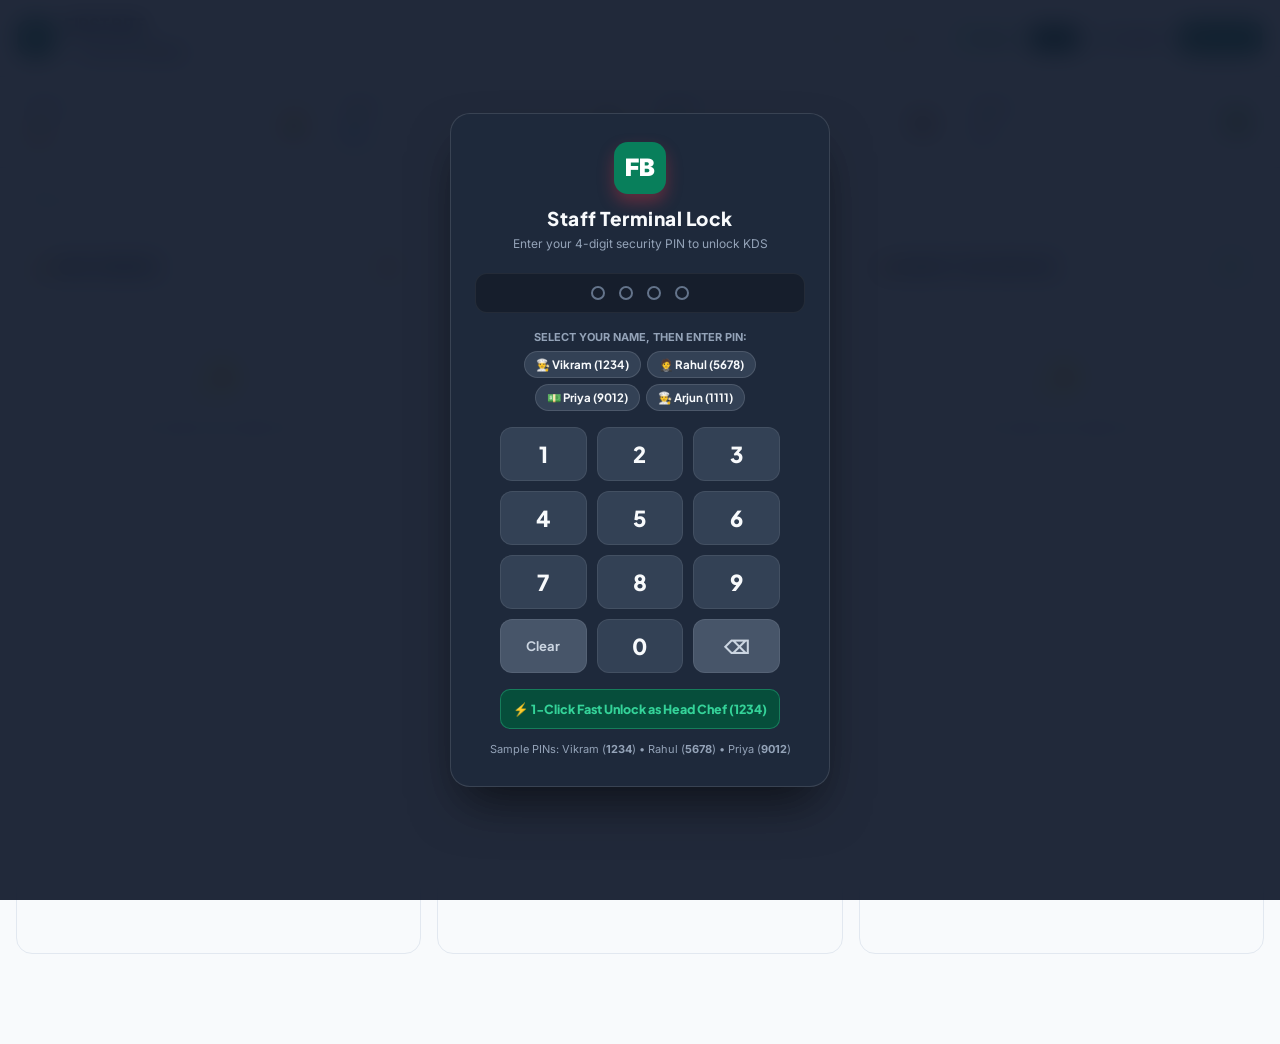
<file: staff.html>
<!DOCTYPE html>
<html lang="en">
<head>
    <meta charset="UTF-8">
    <meta name="viewport" content="width=device-width, initial-scale=1.0, maximum-scale=1.0, user-scalable=no">
    <title>First Bite — Kitchen & Staff Terminal</title>
    <!-- Favicon -->
    <link rel="icon" type="image/svg+xml" href="favicon.svg">
    <link rel="alternate icon" href="favicon.svg">

    <link rel="stylesheet" href="css/common.css">
    <link rel="stylesheet" href="css/staff.css">
</head>
<body class="staff-body">

    <!-- ─── TOP NAVBAR ─────────────────────────────────────── -->
    <header class="staff-navbar">
        <div class="staff-brand">
            <div class="staff-logo-icon">FB</div>
            <div>
                <h1 class="staff-title">FIRST BITE</h1>
                <span class="staff-role-badge">Kitchen Terminal</span>
            </div>
        </div>

        <div class="staff-nav-actions">
            <div class="staff-session-pill" id="staff-session-pill" style="display:flex;align-items:center;gap:6px;background:rgba(255,255,255,0.08);border:1px solid rgba(255,255,255,0.15);padding:4px 10px;border-radius:20px;font-size:11px;font-weight:700;color:#F8FAFC;">
                <span id="staff-session-icon">👨‍🍳</span>
                <span id="staff-session-name">Staff</span>
                <button type="button" id="staff-lock-btn" onclick="window.staffApp.lockTerminal()" title="Lock Terminal / Switch Staff" style="background:none;border:none;cursor:pointer;color:#F87171;font-size:11px;font-weight:700;padding:2px 4px;margin-left:2px;">🔒 Lock</button>
            </div>
            <button class="kitchen-status-btn" id="kitchen-status-btn" title="Toggle Kitchen Accepting Orders">
                <span class="status-indicator-dot" id="kitchen-status-dot"></span>
                <span id="kitchen-status-text">Open</span>
            </button>
            <div class="realtime-pill" style="background:#064E3B;color:#6EE7B7;border:1px solid #047857;font-size:10px;padding:4px 8px;">
                <span class="pulse-dot" style="width:6px;height:6px;"></span>
                <span class="btn-label">Live</span>
            </div>
            <button class="sound-toggle-btn" id="sound-toggle-btn" title="Toggle sound">
                🔊 <span class="btn-label">Sound</span>
            </button>
            <button class="menu-stock-btn" id="open-stock-btn" title="Item Stock Control">
                📋 <span class="btn-label">Stock</span>
            </button>
        </div>
    </header>

    <!-- ─── LIVE STATS BAR ─────────────────────────────────── -->
    <section class="staff-stats-bar">
        <div class="stat-pill-card">
            <div>
                <div class="stat-pill-label">New</div>
                <div class="stat-pill-count accent-new" id="stat-count-new">0</div>
            </div>
            <span style="font-size:20px;">🔔</span>
        </div>
        <div class="stat-pill-card">
            <div>
                <div class="stat-pill-label">Prep</div>
                <div class="stat-pill-count accent-prep" id="stat-count-prep">0</div>
            </div>
            <span style="font-size:20px;">👨‍🍳</span>
        </div>
        <div class="stat-pill-card">
            <div>
                <div class="stat-pill-label">Ready</div>
                <div class="stat-pill-count accent-ready" id="stat-count-ready">0</div>
            </div>
            <span style="font-size:20px;">📦</span>
        </div>
        <div class="stat-pill-card">
            <div>
                <div class="stat-pill-label">Done</div>
                <div class="stat-pill-count" id="stat-count-served" style="color:#94A3B8;">0</div>
            </div>
            <span style="font-size:20px;">✅</span>
        </div>
    </section>

    <!-- ─── SEARCH ─────────────────────────────────────────── -->
    <div class="staff-search-bar">
        <input type="text" id="staff-search-input" placeholder="🔍 Search order #, customer, table...">
    </div>

    <!-- ─── MOBILE COLUMN VIEWS ────────────────────────────── -->
    <!-- NEW ORDERS column -->
    <section class="staff-column-view col-new active" id="view-new" data-col="new">
        <div class="column-header">
            <span class="column-title">🔔 New Orders</span>
            <span class="col-count-badge" id="col-badge-new">0</span>
        </div>
        <div id="mobile-list-new">
            <!-- injected -->
        </div>
    </section>

    <!-- PREPARING column -->
    <section class="staff-column-view col-prep" id="view-preparing" data-col="preparing">
        <div class="column-header">
            <span class="column-title">👨‍🍳 Preparing</span>
            <span class="col-count-badge" id="col-badge-prep">0</span>
        </div>
        <div id="mobile-list-prep">
            <!-- injected -->
        </div>
    </section>

    <!-- READY column -->
    <section class="staff-column-view col-ready" id="view-ready" data-col="ready">
        <div class="column-header">
            <span class="column-title">📦 Ready</span>
            <span class="col-count-badge" id="col-badge-ready">0</span>
        </div>
        <div id="mobile-list-ready">
            <!-- injected -->
        </div>
    </section>

    <!-- HISTORY column -->
    <section class="staff-column-view col-history" id="view-history" data-col="history">
        <div class="column-header">
            <span class="column-title">📜 Order History</span>
            <span class="col-count-badge" id="col-badge-history" style="background:rgba(167,139,250,0.15);color:#A78BFA;">0</span>
        </div>
        <div id="mobile-list-history">
            <!-- injected -->
        </div>
    </section>

    <!-- ─── DESKTOP 3-COLUMN KANBAN (≥900px) ──────────────── -->
    <div class="staff-desktop-kanban" id="desktop-kanban">
        <div class="kanban-col col-new">
            <div class="kanban-header">
                <span class="kanban-title">🔔 New Orders</span>
                <span style="background:rgba(245,158,11,0.15);color:#F59E0B;font-weight:800;padding:3px 10px;border-radius:20px;font-size:12px;" id="kanban-badge-new">0</span>
            </div>
            <div class="kanban-cards-list" id="kanban-list-new"></div>
        </div>
        <div class="kanban-col col-prep">
            <div class="kanban-header">
                <span class="kanban-title">👨‍🍳 Preparing</span>
                <span style="background:rgba(56,189,248,0.15);color:#38BDF8;font-weight:800;padding:3px 10px;border-radius:20px;font-size:12px;" id="kanban-badge-prep">0</span>
            </div>
            <div class="kanban-cards-list" id="kanban-list-prep"></div>
        </div>
        <div class="kanban-col col-ready">
            <div class="kanban-header">
                <span class="kanban-title">📦 Ready for Service</span>
                <span style="background:rgba(74,222,128,0.15);color:#4ADE80;font-weight:800;padding:3px 10px;border-radius:20px;font-size:12px;" id="kanban-badge-ready">0</span>
            </div>
            <div class="kanban-cards-list" id="kanban-list-ready-desk"></div>
        </div>
    </div>

    <!-- ─── MOBILE BOTTOM NAVIGATION ─────────────────────── -->
    <nav class="staff-bottom-nav">
        <button class="staff-nav-tab active" data-tab="new">
            <span class="nav-tab-icon">🔔</span>
            <span>New</span>
            <span class="tab-badge-dot" id="badge-new-tab">0</span>
        </button>
        <button class="staff-nav-tab" data-tab="preparing">
            <span class="nav-tab-icon">👨‍🍳</span>
            <span>Prep</span>
            <span class="tab-badge-dot" id="badge-prep-tab" style="display:none;">0</span>
        </button>
        <button class="staff-nav-tab" data-tab="ready">
            <span class="nav-tab-icon">📦</span>
            <span>Ready</span>
            <span class="tab-badge-dot" id="badge-ready-tab" style="display:none;">0</span>
        </button>
        <button class="staff-nav-tab" data-tab="history">
            <span class="nav-tab-icon">📜</span>
            <span>History</span>
        </button>
    </nav>

    <!-- ─── MENU STOCK MODAL (WHITE THEME) ─────────────────── -->
    <div class="modal-overlay" id="menu-stock-modal">
        <div class="modal-card" style="background:#FFFFFF;border:1px solid #E2E8F0;color:#0F172A;max-width:500px;box-shadow:0 10px 25px rgba(0,0,0,0.1);">
            <div class="flex-between" style="padding:18px 22px;border-bottom:1px solid #E2E8F0;">
                <div>
                    <h3 style="font-size:16px;font-weight:800;color:#0F172A;">Item Stock (86'd Control)</h3>
                    <p style="font-size:12px;color:#64748B;margin-top:3px;">Toggle off to immediately mark an item Out of Stock for customers</p>
                </div>
                <button class="sound-toggle-btn" id="stock-modal-close-btn" style="width:32px;height:32px;border-radius:50%;padding:0;justify-content:center;">✕</button>
            </div>
            <div style="padding:16px 22px;max-height:65vh;overflow-y:auto;">
                <div class="stock-toggle-list" id="stock-items-list"></div>
            </div>
        </div>
    </div>

    <!-- ─── CANCEL ORDER CONFIRMATION MODAL ────────────────── -->
    <div class="modal-overlay" id="cancel-order-modal">
        <div class="modal-card" style="background:#FFFFFF;border:1px solid #E2E8F0;color:#0F172A;max-width:440px;box-shadow:0 12px 30px rgba(0,0,0,0.12);">
            <div class="flex-between" style="padding:18px 22px;border-bottom:1px solid #E2E8F0;">
                <div>
                    <h3 style="font-size:17px;font-weight:800;color:#DC2626;">Cancel / Decline Order</h3>
                    <p style="font-size:12px;color:#64748B;margin-top:2px;">Order <span id="cancel-modal-ordernum" style="font-weight:800;color:#0F172A;"></span></p>
                </div>
                <button class="sound-toggle-btn" id="cancel-modal-close-btn" style="width:32px;height:32px;border-radius:50%;padding:0;justify-content:center;">✕</button>
            </div>
            <div style="padding:18px 22px;">
                <label style="font-size:12.5px;font-weight:700;color:#475569;display:block;margin-bottom:8px;">Reason for Cancellation:</label>
                <select id="cancel-reason-select" style="width:100%;margin-bottom:12px;padding:10px 12px;border-radius:8px;border:1.5px solid #CBD5E1;font-size:13.5px;background:#FFF;color:#0F172A;">
                    <option value="Item(s) out of stock">Item(s) out of stock / 86'd</option>
                    <option value="Kitchen too busy / Long wait time">Kitchen too busy / Long wait time</option>
                    <option value="Customer requested cancellation">Customer requested cancellation</option>
                    <option value="Restaurant closing soon">Restaurant closing soon</option>
                    <option value="Duplicate order">Duplicate order</option>
                    <option value="Other reason">Other reason</option>
                </select>
                <input type="text" id="cancel-custom-reason" placeholder="Optional details (e.g. out of burger buns)..." style="width:100%;padding:10px 12px;border-radius:8px;border:1.5px solid #CBD5E1;font-size:13.5px;margin-bottom:18px;background:#FFF;color:#0F172A;">

                <div style="display:flex;gap:10px;">
                    <button class="btn-secondary" id="cancel-modal-back-btn" style="flex:1;height:42px;">Keep Order</button>
                    <button class="btn-primary" id="cancel-modal-confirm-btn" style="flex:1.2;height:42px;background:#DC2626;border-color:#DC2626;">Confirm Cancel ✕</button>
                </div>
            </div>
        </div>
    </div>

    <!-- ════════════════════════════════════════════════════════════
         STAFF TERMINAL PIN KEYPAD OVERLAY (POS-Style)
    ════════════════════════════════════════════════════════════════ -->
    <div class="modal-overlay" id="staff-pin-overlay" style="display:none;z-index:9999;backdrop-filter:blur(12px);background:rgba(15,23,42,0.92);align-items:center;justify-content:center;padding:16px;">
        <div class="modal-card" style="max-width:380px;width:100%;border-radius:20px;padding:28px 24px;background:#1E293B;border:1px solid rgba(255,255,255,0.12);box-shadow:0 25px 50px -12px rgba(0,0,0,0.6);color:#FFF;">
            <div style="text-align:center;margin-bottom:20px;">
                <div style="width:52px;height:52px;background:var(--primary);color:#FFF;border-radius:14px;display:flex;align-items:center;justify-content:center;font-size:24px;font-weight:900;margin:0 auto 10px;box-shadow:0 8px 16px rgba(226,55,68,0.35);">FB</div>
                <h2 style="font-size:19px;font-weight:800;letter-spacing:0.5px;color:#F8FAFC;margin-bottom:2px;">Staff Terminal Lock</h2>
                <p style="font-size:12px;color:#94A3B8;">Enter your 4-digit security PIN to unlock KDS</p>
            </div>

            <!-- PIN Dots Indicator -->
            <div style="display:flex;justify-content:center;align-items:center;gap:14px;margin-bottom:16px;padding:12px;background:rgba(0,0,0,0.25);border-radius:12px;border:1px solid rgba(255,255,255,0.06);" id="pin-indicator-box">
                <span class="pin-dot" id="pindot-0" style="width:14px;height:14px;border-radius:50%;border:2px solid #64748B;background:transparent;transition:all .15s;"></span>
                <span class="pin-dot" id="pindot-1" style="width:14px;height:14px;border-radius:50%;border:2px solid #64748B;background:transparent;transition:all .15s;"></span>
                <span class="pin-dot" id="pindot-2" style="width:14px;height:14px;border-radius:50%;border:2px solid #64748B;background:transparent;transition:all .15s;"></span>
                <span class="pin-dot" id="pindot-3" style="width:14px;height:14px;border-radius:50%;border:2px solid #64748B;background:transparent;transition:all .15s;"></span>
            </div>

            <div id="pin-error-msg" style="display:none;color:#F87171;font-size:12px;font-weight:700;text-align:center;margin-bottom:12px;background:rgba(220,38,38,0.15);padding:6px;border-radius:8px;border:1px solid rgba(248,113,113,0.3);">
                Incorrect 4-digit PIN — please try again
            </div>

            <!-- Staff hint shown when a chip is selected -->
            <div id="pin-staff-hint" style="display:none;color:#34D399;font-size:12px;font-weight:700;text-align:center;margin-bottom:10px;background:rgba(16,185,129,0.12);padding:7px 10px;border-radius:8px;border:1px solid rgba(52,211,153,0.3);">
            </div>

            <!-- Quick Staff Selector Chips -->
            <div style="margin-bottom:16px;">
                <div style="font-size:11px;font-weight:700;color:#94A3B8;text-transform:uppercase;margin-bottom:6px;text-align:center;">Select Your Name, Then Enter PIN:</div>
                <div id="quick-staff-chips" style="display:flex;flex-wrap:wrap;gap:6px;justify-content:center;">
                    <!-- dynamic staff buttons -->
                </div>
            </div>

            <!-- Touch Numeric Keypad -->
            <div style="display:grid;grid-template-columns:repeat(3, 1fr);gap:10px;max-width:280px;margin:0 auto 16px;">
                <button type="button" class="pin-key-btn" data-num="1" onclick="window.staffApp.handlePinDigit('1')" style="height:54px;font-size:22px;font-weight:800;border-radius:12px;background:#334155;color:#F8FAFC;border:1px solid rgba(255,255,255,0.08);cursor:pointer;">1</button>
                <button type="button" class="pin-key-btn" data-num="2" onclick="window.staffApp.handlePinDigit('2')" style="height:54px;font-size:22px;font-weight:800;border-radius:12px;background:#334155;color:#F8FAFC;border:1px solid rgba(255,255,255,0.08);cursor:pointer;">2</button>
                <button type="button" class="pin-key-btn" data-num="3" onclick="window.staffApp.handlePinDigit('3')" style="height:54px;font-size:22px;font-weight:800;border-radius:12px;background:#334155;color:#F8FAFC;border:1px solid rgba(255,255,255,0.08);cursor:pointer;">3</button>
                <button type="button" class="pin-key-btn" data-num="4" onclick="window.staffApp.handlePinDigit('4')" style="height:54px;font-size:22px;font-weight:800;border-radius:12px;background:#334155;color:#F8FAFC;border:1px solid rgba(255,255,255,0.08);cursor:pointer;">4</button>
                <button type="button" class="pin-key-btn" data-num="5" onclick="window.staffApp.handlePinDigit('5')" style="height:54px;font-size:22px;font-weight:800;border-radius:12px;background:#334155;color:#F8FAFC;border:1px solid rgba(255,255,255,0.08);cursor:pointer;">5</button>
                <button type="button" class="pin-key-btn" data-num="6" onclick="window.staffApp.handlePinDigit('6')" style="height:54px;font-size:22px;font-weight:800;border-radius:12px;background:#334155;color:#F8FAFC;border:1px solid rgba(255,255,255,0.08);cursor:pointer;">6</button>
                <button type="button" class="pin-key-btn" data-num="7" onclick="window.staffApp.handlePinDigit('7')" style="height:54px;font-size:22px;font-weight:800;border-radius:12px;background:#334155;color:#F8FAFC;border:1px solid rgba(255,255,255,0.08);cursor:pointer;">7</button>
                <button type="button" class="pin-key-btn" data-num="8" onclick="window.staffApp.handlePinDigit('8')" style="height:54px;font-size:22px;font-weight:800;border-radius:12px;background:#334155;color:#F8FAFC;border:1px solid rgba(255,255,255,0.08);cursor:pointer;">8</button>
                <button type="button" class="pin-key-btn" data-num="9" onclick="window.staffApp.handlePinDigit('9')" style="height:54px;font-size:22px;font-weight:800;border-radius:12px;background:#334155;color:#F8FAFC;border:1px solid rgba(255,255,255,0.08);cursor:pointer;">9</button>
                <button type="button" class="pin-key-btn" id="pin-clear-btn" onclick="window.staffApp.clearPin()" style="height:54px;font-size:13px;font-weight:700;border-radius:12px;background:#475569;color:#CBD5E1;border:1px solid rgba(255,255,255,0.08);cursor:pointer;">Clear</button>
                <button type="button" class="pin-key-btn" data-num="0" onclick="window.staffApp.handlePinDigit('0')" style="height:54px;font-size:22px;font-weight:800;border-radius:12px;background:#334155;color:#F8FAFC;border:1px solid rgba(255,255,255,0.08);cursor:pointer;">0</button>
                <button type="button" class="pin-key-btn" id="pin-backspace-btn" onclick="window.staffApp.backspacePin()" style="height:54px;font-size:18px;font-weight:700;border-radius:12px;background:#475569;color:#CBD5E1;border:1px solid rgba(255,255,255,0.08);cursor:pointer;">⌫</button>
            </div>

            <!-- 1-Click Fast Unlock for Pitch & Demo Access -->
            <button type="button" id="staff-fast-unlock-btn" onclick="window.staffApp.fastUnlockStaff('1234')" style="width:100%;max-width:280px;margin:0 auto 12px;display:flex;align-items:center;justify-content:center;gap:6px;height:40px;font-size:12.5px;font-weight:800;border-radius:10px;background:#064E3B;color:#34D399;border:1px solid rgba(52,211,153,0.35);cursor:pointer;transition:all .15s;">
                ⚡ 1-Click Fast Unlock as Head Chef (1234)
            </button>

            <div style="text-align:center;font-size:11px;color:#94A3B8;">
                Sample PINs: Vikram (<b>1234</b>) • Rahul (<b>5678</b>) • Priya (<b>9012</b>)
            </div>
        </div>
    </div>

    <script src="js/supabase-sdk.min.js"></script>
    <script>if(!window.supabase){document.write('<script src="https://cdn.jsdelivr.net/npm/@supabase/supabase-js@2"><\/script>')}</script>
    <script src="js/sound-effects.js?v=3.0"></script>
    <script src="js/supabase-client.js?v=3.0"></script>
    <script src="js/common.js?v=3.0"></script>
    <script src="js/staff.js?v=3.0"></script>
</body>
</html>
</file>
<file: css/common.css>
/* ==========================================================
   FIRST BITE — DESIGN SYSTEM & COMMON STYLES
   Theme: Premium White + Deep Emerald Green (#087F5B)
   ========================================================== */

@import url('https://fonts.googleapis.com/css2?family=Plus+Jakarta+Sans:wght@300;400;500;600;700;800&family=Inter:wght@400;500;600;700&display=swap');

:root {
    /* Brand Colors */
    --primary: #087F5B;
    --primary-hover: #066649;
    --primary-light: #E6F7F0;
    --primary-glow: rgba(8, 127, 91, 0.25);
    
    /* Neutral Palette */
    --bg-white: #FFFFFF;
    --bg-soft: #F6F7F7;
    --bg-card: #FFFFFF;
    --text-primary: #171717;
    --text-secondary: #737373;
    --text-muted: #9CA3AF;
    --border-light: #EAECF0;
    --border-subtle: #F0F2F5;

    /* Accents & States */
    --color-veg: #16A34A;
    --color-non-veg: #DC2626;
    --color-amber: #D97706;
    --color-amber-light: #FEF3C7;
    --color-blue: #2563EB;
    --color-blue-light: #EFF6FF;
    --color-purple: #7C3AED;
    --color-purple-light: #F5F3FF;

    /* Typography */
    --font-heading: 'Plus Jakarta Sans', -apple-system, BlinkMacSystemFont, sans-serif;
    --font-body: 'Inter', -apple-system, BlinkMacSystemFont, sans-serif;

    /* Shadows */
    --shadow-xs: 0 1px 2px rgba(0, 0, 0, 0.04);
    --shadow-sm: 0 2px 8px rgba(0, 0, 0, 0.05);
    --shadow-md: 0 4px 20px rgba(0, 0, 0, 0.06);
    --shadow-lg: 0 10px 30px rgba(0, 0, 0, 0.08);
    --shadow-floating: 0 12px 36px rgba(8, 127, 91, 0.22);

    /* Radii */
    --radius-sm: 8px;
    --radius-md: 14px;
    --radius-lg: 20px;
    --radius-xl: 28px;
    --radius-full: 9999px;

    /* Transitions */
    --transition-fast: 0.15s cubic-bezier(0.4, 0, 0.2, 1);
    --transition-normal: 0.25s cubic-bezier(0.4, 0, 0.2, 1);
    --transition-bounce: 0.4s cubic-bezier(0.34, 1.56, 0.64, 1);
}

* {
    margin: 0;
    padding: 0;
    box-sizing: border-box;
    -webkit-tap-highlight-color: transparent;
}

body {
    font-family: var(--font-body);
    color: var(--text-primary);
    background-color: var(--bg-soft);
    line-height: 1.5;
    -webkit-font-smoothing: antialiased;
    -moz-osx-font-smoothing: grayscale;
}

h1, h2, h3, h4, h5, h6 {
    font-family: var(--font-heading);
    font-weight: 700;
    color: var(--text-primary);
    letter-spacing: -0.02em;
}

button {
    font-family: var(--font-heading);
    cursor: pointer;
    border: none;
    outline: none;
    transition: all var(--transition-fast);
}

input, select, textarea {
    font-family: var(--font-body);
    font-size: 14px;
    outline: none;
    border: 1px solid var(--border-light);
    border-radius: var(--radius-sm);
    padding: 10px 14px;
    background: var(--bg-white);
    color: var(--text-primary);
    transition: all var(--transition-fast);
}

input:focus, select:focus, textarea:focus {
    border-color: var(--primary);
    box-shadow: 0 0 0 3px var(--primary-light);
}

/* Dietary indicators */
.diet-icon {
    display: inline-flex;
    align-items: center;
    justify-content: center;
    width: 16px;
    height: 16px;
    border-radius: 4px;
    border: 1.5px solid;
    padding: 1px;
    flex-shrink: 0;
}

.diet-icon.veg {
    border-color: var(--color-veg);
}
.diet-icon.veg::after {
    content: '';
    width: 7px;
    height: 7px;
    background: var(--color-veg);
    border-radius: 50%;
}

.diet-icon.non-veg {
    border-color: var(--color-non-veg);
}
.diet-icon.non-veg::after {
    content: '';
    width: 7px;
    height: 7px;
    background: var(--color-non-veg);
    border-radius: 2px;
}

/* Badges */
.badge {
    display: inline-flex;
    align-items: center;
    gap: 4px;
    font-size: 11px;
    font-weight: 700;
    text-transform: uppercase;
    letter-spacing: 0.05em;
    padding: 3px 8px;
    border-radius: var(--radius-full);
}

.badge-primary {
    background: var(--primary-light);
    color: var(--primary);
}

.badge-gold {
    background: #FEF3C7;
    color: #B45309;
}

.badge-blue {
    background: var(--color-blue-light);
    color: var(--color-blue);
}

.badge-amber {
    background: var(--color-amber-light);
    color: var(--color-amber);
}

.badge-green {
    background: #DCFCE7;
    color: #15803D;
}

.badge-gray {
    background: #F3F4F6;
    color: #4B5563;
}

.badge-red {
    background: #FEE2E2;
    color: #DC2626;
}

/* Shimmer Loading Skeleton */
.skeleton {
    background: linear-gradient(90deg, #F3F4F6 25%, #E5E7EB 50%, #F3F4F6 75%);
    background-size: 200% 100%;
    animation: shimmer 1.5s infinite;
    border-radius: var(--radius-sm);
}

@keyframes shimmer {
    0% { background-position: -200% 0; }
    100% { background-position: 200% 0; }
}

/* Button Variations */
.btn-primary {
    background: var(--primary);
    color: #FFFFFF;
    font-weight: 600;
    border-radius: var(--radius-md);
    padding: 12px 20px;
    display: inline-flex;
    align-items: center;
    justify-content: center;
    gap: 8px;
    box-shadow: 0 4px 14px var(--primary-glow);
}

.btn-primary:hover {
    background: var(--primary-hover);
    transform: translateY(-1px);
    box-shadow: 0 6px 18px var(--primary-glow);
}

.btn-primary:active {
    transform: translateY(0);
}

.btn-secondary {
    background: var(--bg-soft);
    color: var(--text-primary);
    font-weight: 600;
    border: 1px solid var(--border-light);
    border-radius: var(--radius-md);
    padding: 10px 18px;
    display: inline-flex;
    align-items: center;
    justify-content: center;
    gap: 6px;
}

.btn-secondary:hover {
    background: #ECEEEF;
    border-color: #D1D5DB;
}

.btn-danger {
    background: #FEE2E2;
    color: #B91C1C;
    font-weight: 600;
    border-radius: var(--radius-md);
    padding: 10px 16px;
}
.btn-danger:hover {
    background: #FCA5A5;
}

/* Toast Notifications */
#toast-container {
    position: fixed;
    top: 24px;
    right: 24px;
    z-index: 99999;
    display: flex;
    flex-direction: column;
    gap: 10px;
    pointer-events: none;
    max-width: 380px;
    width: calc(100% - 32px);
}

@media (max-width: 600px) {
    #toast-container {
        top: 14px;
        right: 16px;
        left: 16px;
        width: auto;
        max-width: none;
    }
}

.toast {
    background: #FFFFFF;
    color: var(--text-primary);
    padding: 12px 16px;
    border-radius: var(--radius-md);
    box-shadow: 0 10px 30px rgba(0, 0, 0, 0.14);
    display: flex;
    align-items: center;
    gap: 10px;
    font-size: 13.5px;
    font-weight: 500;
    pointer-events: auto;
    border-left: 4px solid var(--primary);
    transform: translateX(120%);
    opacity: 0;
    transition: all 0.3s cubic-bezier(0.16, 1, 0.3, 1);
    touch-action: pan-y;
    user-select: none;
    -webkit-user-select: none;
    cursor: grab;
}

.toast:active {
    cursor: grabbing;
}

.toast.show {
    transform: translateX(0);
    opacity: 1;
}

.toast.success {
    border-left-color: var(--primary);
}
.toast.info {
    border-left-color: var(--color-blue);
}
.toast.warning {
    border-left-color: var(--color-amber);
}
.toast.error {
    border-left-color: var(--color-non-veg);
}

/* Modal Primitives */
.modal-overlay {
    position: fixed;
    top: 0;
    left: 0;
    right: 0;
    bottom: 0;
    background: rgba(0, 0, 0, 0.5);
    backdrop-filter: blur(4px);
    z-index: 1000;
    display: flex;
    align-items: center;
    justify-content: center;
    opacity: 0;
    visibility: hidden;
    transition: all var(--transition-normal);
}

.modal-overlay.active {
    opacity: 1;
    visibility: visible;
}

.modal-card {
    background: var(--bg-white);
    border-radius: var(--radius-lg);
    box-shadow: var(--shadow-lg);
    width: 90%;
    max-width: 520px;
    max-height: 90vh;
    overflow-y: auto;
    transform: scale(0.92);
    opacity: 0;
    transition: all var(--transition-bounce);
}

.modal-overlay.active .modal-card {
    transform: scale(1);
    opacity: 1;
}

/* Bottom Sheet (Mobile friendly) */
.bottom-sheet-overlay {
    position: fixed;
    top: 0;
    left: 0;
    right: 0;
    bottom: 0;
    background: rgba(0, 0, 0, 0.5);
    backdrop-filter: blur(4px);
    z-index: 1100;
    display: flex;
    align-items: flex-end;
    opacity: 0;
    visibility: hidden;
    transition: all var(--transition-normal);
}

.bottom-sheet-overlay.active {
    opacity: 1;
    visibility: visible;
}

.bottom-sheet-content {
    background: var(--bg-white);
    border-radius: 28px 28px 0 0;
    width: 100%;
    max-width: 600px;
    margin: 0 auto;
    max-height: 88vh;
    display: flex;
    flex-direction: column;
    overflow: hidden;
    transform: translateY(100%);
    transition: transform 0.35s cubic-bezier(0.2, 0.9, 0.3, 1);
    box-shadow: 0 -8px 32px rgba(0, 0, 0, 0.12);
}

.bottom-sheet-overlay.active .bottom-sheet-content {
    transform: translateY(0);
}

.bottom-sheet-handle {
    width: 44px;
    height: 5px;
    background: #E5E7EB;
    border-radius: var(--radius-full);
    margin: 10px auto 4px auto;
}

/* Confetti Canvas */
#confetti-canvas {
    position: fixed;
    top: 0;
    left: 0;
    width: 100%;
    height: 100%;
    pointer-events: none;
    z-index: 9999;
}

/* Flying item animation container */
.flying-item {
    position: fixed;
    width: 40px;
    height: 40px;
    border-radius: 50%;
    background-size: cover;
    background-position: center;
    box-shadow: 0 4px 16px rgba(0, 0, 0, 0.25);
    z-index: 9999;
    pointer-events: none;
    transition: all 0.65s cubic-bezier(0.2, 0.8, 0.2, 1);
}

/* Global utility */
.flex-between {
    display: flex;
    align-items: center;
    justify-content: space-between;
}

.pulse-dot {
    width: 8px;
    height: 8px;
    border-radius: 50%;
    background: #10B981;
    display: inline-block;
    box-shadow: 0 0 0 0 rgba(16, 185, 129, 0.7);
    animation: pulseGlow 1.8s infinite;
}

@keyframes pulseGlow {
    0% { transform: scale(0.95); box-shadow: 0 0 0 0 rgba(16, 185, 129, 0.7); }
    70% { transform: scale(1.1); box-shadow: 0 0 0 6px rgba(16, 185, 129, 0); }
    100% { transform: scale(0.95); box-shadow: 0 0 0 0 rgba(16, 185, 129, 0); }
}
</file>
<file: css/staff.css>
/* ==========================================================
   FIRST BITE — STAFF APP (CLEAN WHITE / HIGH CONTRAST THEME)
   Modern, Fast Kitchen Display System & Counter Terminal
   ========================================================== */

.staff-body {
    background: #F8FAFC;
    color: #0F172A;
    min-height: 100vh;
    font-family: var(--font-body);
    padding-bottom: 74px; /* bottom nav space on mobile */
}

/* ─── TOP NAVBAR ─────────────────────────────────────────── */
.staff-navbar {
    background: #FFFFFF;
    border-bottom: 1px solid #E2E8F0;
    padding: 12px 18px;
    display: flex;
    align-items: center;
    justify-content: space-between;
    position: sticky;
    top: 0;
    z-index: 100;
    gap: 12px;
    box-shadow: 0 2px 10px rgba(0, 0, 0, 0.04);
}

.staff-brand {
    display: flex;
    align-items: center;
    gap: 10px;
    min-width: 0;
}

.staff-logo-icon {
    width: 36px;
    height: 36px;
    background: var(--primary, #E23744);
    border-radius: 9px;
    display: flex;
    align-items: center;
    justify-content: center;
    font-size: 16px;
    font-weight: 800;
    color: #FFFFFF;
    flex-shrink: 0;
    box-shadow: 0 2px 8px rgba(226, 55, 68, 0.25);
}

.staff-title {
    font-size: 17px;
    font-weight: 800;
    color: #0F172A;
    white-space: nowrap;
    letter-spacing: -0.02em;
}

.staff-role-badge {
    display: none;
}

@media (min-width: 600px) {
    .staff-role-badge {
        display: inline-block;
        background: #F1F5F9;
        color: #475569;
        font-size: 11px;
        font-weight: 700;
        padding: 3px 8px;
        border-radius: 6px;
        text-transform: uppercase;
        border: 1px solid #E2E8F0;
        margin-left: 6px;
    }
}

.staff-nav-actions {
    display: flex;
    align-items: center;
    gap: 8px;
    flex-shrink: 0;
}

.sound-toggle-btn {
    background: #F1F5F9;
    color: #334155;
    padding: 8px 12px;
    border-radius: 8px;
    font-size: 12.5px;
    font-weight: 700;
    display: flex;
    align-items: center;
    gap: 6px;
    border: 1px solid #CBD5E1;
    cursor: pointer;
    white-space: nowrap;
    transition: all 0.15s;
}

.sound-toggle-btn:hover {
    background: #E2E8F0;
}

.sound-toggle-btn.muted {
    background: #FEE2E2;
    color: #991B1B;
    border-color: #FCA5A5;
}

.sound-toggle-btn:active {
    transform: scale(0.97);
}

.menu-stock-btn {
    background: var(--primary, #E23744);
    color: #FFFFFF;
    padding: 8px 12px;
    border-radius: 8px;
    font-size: 12.5px;
    font-weight: 700;
    display: flex;
    align-items: center;
    gap: 6px;
    cursor: pointer;
    border: none;
    white-space: nowrap;
    box-shadow: 0 2px 6px rgba(226, 55, 68, 0.2);
    transition: all 0.15s;
}

.menu-stock-btn:hover {
    filter: brightness(0.95);
}

@media (max-width: 420px) {
    .sound-toggle-btn .btn-label,
    .menu-stock-btn .btn-label {
        display: none;
    }
}

/* ─── LIVE STATS BAR ─────────────────────────────────────── */
.staff-stats-bar {
    display: grid;
    grid-template-columns: repeat(4, 1fr);
    gap: 10px;
    padding: 12px 16px;
    background: #FFFFFF;
    border-bottom: 1px solid #E2E8F0;
}

@media (max-width: 500px) {
    .staff-stats-bar {
        grid-template-columns: repeat(2, 1fr);
        gap: 8px;
        padding: 10px 12px;
    }
}

.stat-pill-card {
    background: #F8FAFC;
    border: 1px solid #E2E8F0;
    border-radius: 12px;
    padding: 10px 14px;
    display: flex;
    align-items: center;
    justify-content: space-between;
    transition: all 0.15s;
}

.stat-pill-card:hover {
    border-color: #CBD5E1;
    background: #FFFFFF;
    box-shadow: 0 2px 8px rgba(0, 0, 0, 0.04);
}

.stat-pill-label {
    font-size: 11px;
    color: #64748B;
    font-weight: 700;
    text-transform: uppercase;
    letter-spacing: 0.04em;
}

.stat-pill-count {
    font-size: 22px;
    font-weight: 800;
    color: #0F172A;
    line-height: 1.1;
    margin-top: 3px;
    font-family: var(--font-heading);
}

.stat-pill-count.accent-new    { color: #D97706; }
.stat-pill-count.accent-prep   { color: #0284C7; }
.stat-pill-count.accent-ready  { color: #16A34A; }

/* ─── SEARCH INPUT ───────────────────────────────────────── */
.staff-search-bar {
    padding: 12px 16px 0 16px;
}

.staff-search-bar input {
    width: 100%;
    background: #FFFFFF;
    border: 1.5px solid #E2E8F0;
    color: #0F172A;
    font-size: 13.5px;
    padding: 10px 14px;
    border-radius: 10px;
    box-shadow: 0 1px 3px rgba(0, 0, 0, 0.02);
    transition: all 0.15s;
}

.staff-search-bar input:focus {
    outline: none;
    border-color: var(--primary, #E23744);
    box-shadow: 0 0 0 3px rgba(226, 55, 68, 0.12);
}

.staff-search-bar input::placeholder {
    color: #94A3B8;
}

/* ─── COLUMN VIEWS (MOBILE TABS) ─────────────────────────── */
.staff-column-view {
    display: none;
    padding: 14px 16px;
    flex-direction: column;
    gap: 14px;
    min-height: calc(100vh - 210px);
}

.staff-column-view.active {
    display: flex;
}

.column-header {
    display: flex;
    align-items: center;
    justify-content: space-between;
    padding: 10px 16px;
    background: #FFFFFF;
    border-radius: 12px;
    border: 1px solid #E2E8F0;
    box-shadow: 0 1px 4px rgba(0, 0, 0, 0.03);
}

.column-title {
    font-size: 14px;
    font-weight: 800;
    text-transform: uppercase;
    letter-spacing: 0.04em;
    display: flex;
    align-items: center;
    gap: 8px;
}

.col-new .column-title    { color: #D97706; }
.col-prep .column-title   { color: #0284C7; }
.col-ready .column-title  { color: #16A34A; }
.col-history .column-title { color: #7C3AED; }

.col-count-badge {
    font-size: 13px;
    font-weight: 800;
    padding: 3px 10px;
    border-radius: 20px;
}

.col-new .col-count-badge    { background: #FEF3C7; color: #B45309; }
.col-prep .col-count-badge   { background: #E0F2FE; color: #0369A1; }
.col-ready .col-count-badge  { background: #DCFCE7; color: #15803D; }
.col-history .col-count-badge { background: #EDE9FE; color: #6D28D9; }

.empty-col-state {
    text-align: center;
    color: #64748B;
    padding: 44px 20px;
    background: #FFFFFF;
    border-radius: 14px;
    border: 1.5px dashed #CBD5E1;
    font-size: 13.5px;
}

.empty-col-icon {
    font-size: 40px;
    margin-bottom: 10px;
}

/* ─── STAFF ORDER CARD (WHITE THEME) ─────────────────────── */
.staff-card {
    background: #FFFFFF;
    border: 1.5px solid #E2E8F0;
    border-radius: 14px;
    padding: 16px;
    box-shadow: 0 4px 14px rgba(0, 0, 0, 0.05);
    transition: all 0.18s;
    position: relative;
}

.staff-card:hover {
    border-color: #CBD5E1;
    box-shadow: 0 6px 18px rgba(0, 0, 0, 0.08);
}

.staff-card.new-order-pulse {
    border-color: #F59E0B;
    border-width: 2px;
    animation: whiteOrderGlow 1.8s infinite;
}

@keyframes whiteOrderGlow {
    0%   { box-shadow: 0 0 0 0 rgba(245, 158, 11, 0.4); }
    70%  { box-shadow: 0 0 0 10px rgba(245, 158, 11, 0); }
    100% { box-shadow: 0 0 0 0 rgba(245, 158, 11, 0); }
}

.card-top-row {
    display: flex;
    align-items: center;
    justify-content: space-between;
    margin-bottom: 8px;
}

.order-number {
    font-size: 18px;
    font-weight: 800;
    color: #0F172A;
    font-family: monospace;
    letter-spacing: -0.02em;
}

.order-time-ticker {
    font-size: 12px;
    font-weight: 700;
    color: #475569;
    background: #F1F5F9;
    padding: 3px 9px;
    border-radius: 6px;
    border: 1px solid #E2E8F0;
}

.order-dining-info {
    display: flex;
    align-items: center;
    justify-content: space-between;
    margin-bottom: 12px;
    font-size: 13.5px;
    color: #334155;
    font-weight: 700;
}

.order-type-badge {
    background: #F1F5F9;
    color: #334155;
    padding: 4px 10px;
    border-radius: 6px;
    font-size: 12px;
    font-weight: 700;
    border: 1px solid #E2E8F0;
}

.order-items-table {
    background: #F8FAFC;
    border: 1px solid #E2E8F0;
    border-radius: 10px;
    padding: 10px 12px;
    margin-bottom: 12px;
    display: flex;
    flex-direction: column;
    gap: 8px;
}

.order-item-row {
    display: flex;
    justify-content: space-between;
    align-items: flex-start;
    font-size: 13.5px;
    color: #1E293B;
}

.item-qty-name {
    font-weight: 700;
    color: #0F172A;
}

.item-addons-tag {
    font-size: 11.5px;
    color: var(--primary, #E23744);
    margin-top: 2px;
    font-weight: 600;
}

.instructions-box {
    background: #FEF2F2;
    border: 1px dashed #FCA5A5;
    border-radius: 8px;
    padding: 8px 12px;
    font-size: 12.5px;
    color: #991B1B;
    margin-bottom: 12px;
}

.coupon-applied-tag {
    display: inline-flex;
    align-items: center;
    gap: 4px;
    background: #DCFCE7;
    color: #166534;
    border: 1px solid #BBF7D0;
    font-size: 11.5px;
    font-weight: 700;
    padding: 2px 7px;
    border-radius: 4px;
}

.payment-row {
    display: flex;
    align-items: center;
    justify-content: space-between;
    padding-top: 10px;
    border-top: 1px solid #E2E8F0;
    margin-bottom: 14px;
}

.pay-badge {
    font-size: 11.5px;
    font-weight: 800;
    padding: 4px 8px;
    border-radius: 6px;
    letter-spacing: 0.03em;
}

.pay-badge.paid {
    background: #DCFCE7;
    color: #15803D;
    border: 1px solid #BBF7D0;
}

.pay-badge.pending {
    background: #FEF3C7;
    color: #B45309;
    border: 1px solid #FDE68A;
}

.mark-paid-btn {
    background: #FFFFFF;
    color: #0F172A;
    border: 1.5px solid #CBD5E1;
    border-radius: 6px;
    font-size: 11.5px;
    font-weight: 800;
    padding: 4px 10px;
    cursor: pointer;
    transition: all 0.15s;
}

.mark-paid-btn:hover {
    background: #F1F5F9;
    border-color: #94A3B8;
}

/* ─── ACTION BUTTONS ─────────────────────────────────────── */
.staff-card-actions {
    display: flex;
    gap: 8px;
}

.btn-staff-action {
    flex: 1;
    height: 42px;
    border-radius: 10px;
    font-family: var(--font-heading);
    font-size: 13.5px;
    font-weight: 800;
    cursor: pointer;
    border: none;
    display: flex;
    align-items: center;
    justify-content: center;
    gap: 6px;
    transition: all 0.15s;
}

.btn-staff-action:active {
    transform: scale(0.97);
}

.btn-accept {
    background: #087F5B;
    color: #FFFFFF;
    box-shadow: 0 2px 8px rgba(8, 127, 91, 0.25);
}

.btn-accept:hover {
    background: #099268;
}

.btn-reject {
    background: #FEE2E2;
    color: #DC2626;
    border: 1px solid #FCA5A5;
    max-width: 120px;
}

.btn-reject:hover {
    background: #FCDCDC;
}

.btn-cancel-any {
    background: #FFF;
    color: #DC2626;
    border: 1px solid #FECACA;
    max-width: 44px;
    font-size: 15px;
    padding: 0;
}

.btn-cancel-any:hover {
    background: #FEF2F2;
    border-color: #DC2626;
}

.btn-ready {
    background: #0284C7;
    color: #FFFFFF;
    box-shadow: 0 2px 8px rgba(2, 132, 199, 0.25);
}

.btn-ready:hover {
    background: #0369A1;
}

.btn-serve {
    background: #16A34A;
    color: #FFFFFF;
    box-shadow: 0 2px 8px rgba(22, 163, 74, 0.25);
}

.btn-serve:hover {
    background: #15803D;
}

/* ─── HISTORY CARDS ──────────────────────────────────────── */
.history-card {
    background: #FFFFFF;
    border: 1px solid #E2E8F0;
    border-radius: 12px;
    padding: 14px 16px;
    box-shadow: 0 2px 8px rgba(0, 0, 0, 0.03);
    margin-bottom: 10px;
}

.history-card.is-cancelled {
    border-left: 4px solid #DC2626;
    background: #FFFBFB;
}

.history-status-pill {
    font-size: 11px;
    font-weight: 800;
    padding: 2px 8px;
    border-radius: 6px;
    text-transform: uppercase;
}

.history-status-pill.served {
    background: #DCFCE7;
    color: #15803D;
}

.history-status-pill.cancelled {
    background: #FEE2E2;
    color: #DC2626;
    border: 1px solid #FCA5A5;
}

/* ─── DESKTOP KANBAN (≥900px) ────────────────────────────── */
.staff-desktop-kanban {
    display: none;
    padding: 16px;
    gap: 16px;
}

@media (min-width: 900px) {
    .staff-column-view {
        display: none !important;
    }
    .staff-bottom-nav {
        display: none !important;
    }
    .staff-desktop-kanban {
        display: grid;
        grid-template-columns: repeat(3, 1fr);
        align-items: flex-start;
    }
}

.kanban-col {
    background: #F8FAFC;
    border: 1px solid #E2E8F0;
    border-radius: 16px;
    padding: 14px;
    display: flex;
    flex-direction: column;
    gap: 12px;
    min-height: calc(100vh - 180px);
}

.kanban-header {
    display: flex;
    align-items: center;
    justify-content: space-between;
    padding: 6px 4px 10px 4px;
    border-bottom: 1px solid #E2E8F0;
}

.kanban-title {
    font-size: 14.5px;
    font-weight: 800;
    text-transform: uppercase;
    letter-spacing: 0.03em;
}

.kanban-cards-list {
    display: flex;
    flex-direction: column;
    gap: 12px;
}

/* ─── MOBILE BOTTOM TAB BAR ──────────────────────────────── */
.staff-bottom-nav {
    position: fixed;
    bottom: 0;
    left: 0;
    right: 0;
    height: 64px;
    background: #FFFFFF;
    border-top: 1px solid #E2E8F0;
    display: flex;
    z-index: 200;
    box-shadow: 0 -2px 10px rgba(0, 0, 0, 0.04);
}

.staff-nav-tab {
    flex: 1;
    display: flex;
    flex-direction: column;
    align-items: center;
    justify-content: center;
    gap: 3px;
    font-size: 11px;
    font-weight: 700;
    color: #64748B;
    cursor: pointer;
    border: none;
    background: none;
    padding: 6px 4px;
    transition: all 0.15s;
    position: relative;
}

.staff-nav-tab.active {
    color: #0F172A;
}

.staff-nav-tab.active::before {
    content: '';
    position: absolute;
    top: 0;
    left: 16px;
    right: 16px;
    height: 3px;
    border-radius: 0 0 4px 4px;
}

.staff-nav-tab[data-tab="new"].active { color: #D97706; }
.staff-nav-tab[data-tab="new"].active::before { background: #D97706; }
.staff-nav-tab[data-tab="preparing"].active { color: #0284C7; }
.staff-nav-tab[data-tab="preparing"].active::before { background: #0284C7; }
.staff-nav-tab[data-tab="ready"].active { color: #16A34A; }
.staff-nav-tab[data-tab="ready"].active::before { background: #16A34A; }
.staff-nav-tab[data-tab="history"].active { color: #7C3AED; }
.staff-nav-tab[data-tab="history"].active::before { background: #7C3AED; }

.tab-badge-dot {
    position: absolute;
    top: 6px;
    right: calc(50% - 15px);
    background: #EF4444;
    color: #FFF;
    font-size: 9.5px;
    font-weight: 800;
    min-width: 17px;
    height: 17px;
    border-radius: 9px;
    display: flex;
    align-items: center;
    justify-content: center;
    padding: 0 3px;
}

/* ─── STOCK MODAL ────────────────────────────────────────── */
.stock-toggle-item {
    display: flex;
    align-items: center;
    justify-content: space-between;
    padding: 10px 0;
    border-bottom: 1px solid #E2E8F0;
    color: #0F172A;
}

/* ─── KITCHEN OPEN/CLOSED STATUS BUTTON ──────────────────── */
.kitchen-status-btn {
    background: #ECFDF5;
    color: #065F46;
    padding: 7px 11px;
    border-radius: 8px;
    font-size: 12px;
    font-weight: 700;
    display: flex;
    align-items: center;
    gap: 6px;
    border: 1px solid #A7F3D0;
    cursor: pointer;
    white-space: nowrap;
    transition: all 0.15s;
}

.kitchen-status-btn:hover {
    background: #D1FAE5;
}

.kitchen-status-btn.closed {
    background: #FEE2E2;
    color: #991B1B;
    border-color: #FECACA;
}

.kitchen-status-btn.closed:hover {
    background: #FEE2E2;
}

.status-indicator-dot {
    width: 8px;
    height: 8px;
    border-radius: 50%;
    background: #10B981;
    box-shadow: 0 0 6px rgba(16, 185, 129, 0.6);
}

.kitchen-status-btn.closed .status-indicator-dot {
    background: #EF4444;
    box-shadow: 0 0 6px rgba(239, 68, 68, 0.6);
}

/* ─── KOT PRINT & VERIFICATION BADGES ───────────────────── */
.btn-kot {
    background: #F8FAFC;
    color: #334155;
    border: 1.5px solid #CBD5E1;
    padding: 9px 12px;
    border-radius: 8px;
    font-size: 12.5px;
    font-weight: 700;
    cursor: pointer;
    display: flex;
    align-items: center;
    gap: 4px;
    transition: all 0.15s;
}

.btn-kot:hover {
    background: #E2E8F0;
    color: #0F172A;
}

.customer-verified-badge {
    display: inline-flex;
    align-items: center;
    gap: 4px;
    background: #ECFDF5;
    color: #065F46;
    border: 1px solid #A7F3D0;
    border-radius: 12px;
    padding: 2px 7px;
    font-size: 10.5px;
    font-weight: 700;
}

.call-customer-btn {
    display: inline-flex;
    align-items: center;
    gap: 3px;
    background: #EFF6FF;
    color: #1D4ED8;
    border: 1px solid #BFDBFE;
    border-radius: 12px;
    padding: 2px 7px;
    font-size: 11px;
    font-weight: 700;
    text-decoration: none;
    transition: background 0.15s;
}

.call-customer-btn:hover {
    background: #DBEAFE;
}

.table-highlight-badge {
    background: #0F172A;
    color: #FFFFFF;
    font-weight: 800;
    font-size: 12px;
    padding: 4px 10px;
    border-radius: 6px;
    letter-spacing: 0.02em;
}

.takeaway-highlight-badge {
    background: #7C3AED;
    color: #FFFFFF;
    font-weight: 800;
    font-size: 12px;
    padding: 4px 10px;
    border-radius: 6px;
}

.cook-timer-badge {
    font-size: 11px;
    font-weight: 700;
    color: #0284C7;
    background: #E0F2FE;
    padding: 2px 7px;
    border-radius: 10px;
}

/* ─── PRINT KOT STYLES ──────────────────────────────────── */
@media print {
    body * {
        visibility: hidden;
    }
    #kot-print-area, #kot-print-area * {
        visibility: visible;
    }
    #kot-print-area {
        position: absolute;
        left: 0;
        top: 0;
        width: 100%;
    }
}
</file>
